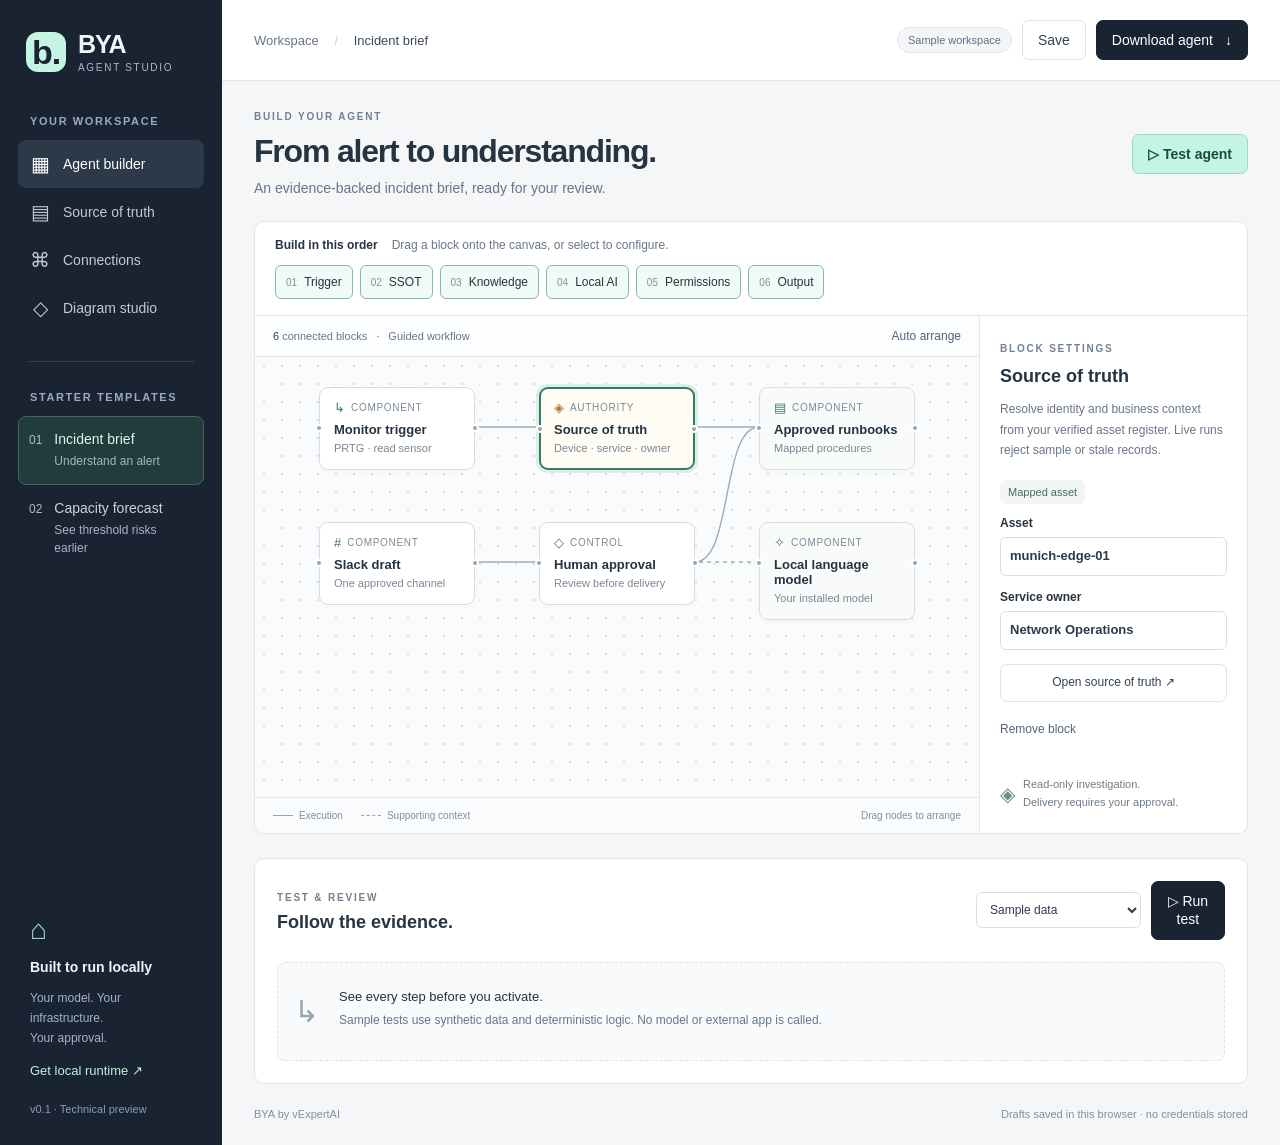
<file: bya-runtime/web/index.html>
<!doctype html>
<html lang="en"><head><meta charset="utf-8"><meta name="viewport" content="width=device-width, initial-scale=1"><title>BYA · Agent Studio</title><meta name="description" content="Build local operations agents with verified infrastructure context and monitoring forecasts."><link rel="icon" type="image/svg+xml" href="data:image/svg+xml,%3Csvg xmlns='http://www.w3.org/2000/svg' viewBox='0 0 32 32'%3E%3Crect width='32' height='32' rx='8' fill='%23192332'/%3E%3Cpath d='M9 8h8a5 5 0 0 1 0 10H9zm0 10h10a4 4 0 0 1 0 8H9z' fill='none' stroke='%2374dfbb' stroke-width='3'/%3E%3C/svg%3E"><link rel="stylesheet" href="style.css"><script defer src="app.js"></script></head>
<body>
<div class="app-shell">
<aside class="rail"><a class="brand" href="./" aria-label="BYA home"><span class="mark">b.</span><span>BYA<span class="brand-sub">AGENT STUDIO</span></span></a><div class="workspace-label">YOUR WORKSPACE</div><nav><button class="nav-item active" data-view="builder"><span>▦</span> Agent builder</button><button class="nav-item" data-view="ssot"><span>▤</span> Source of truth</button><button class="nav-item" id="open-connections"><span>⌘</span> Connections</button><a class="nav-item" href="studio.html" style="text-decoration:none"><span>◇</span> Diagram studio</a></nav><div class="rail-divider"></div><div class="workspace-label">STARTER TEMPLATES</div><button class="template-nav selected" data-template="triage"><span class="template-number">01</span><span>Incident brief<small>Understand an alert</small></span></button><button class="template-nav" data-template="forecast"><span class="template-number">02</span><span>Capacity forecast<small>See threshold risks earlier</small></span></button><div class="rail-bottom"><div class="local-emblem">⌂</div><strong>Built to run locally</strong><p>Your model. Your infrastructure.<br>Your approval.</p><button id="install-side">Get local runtime ↗</button><span>v0.1 · Technical preview</span></div></aside>
<div class="workspace"><header class="topbar"><div class="breadcrumb">Workspace <span>/</span> <strong id="crumb">Incident brief</strong></div><div class="header-actions"><span class="mode-badge" id="runtime-state">Sample workspace</span><button class="button" id="save">Save</button><button class="button dark" id="download">Download agent <span>↓</span></button></div></header>
<section class="page-heading"><div><div class="eyebrow">BUILD YOUR AGENT</div><h1 id="agent-title">From alert to understanding.</h1><p id="agent-subtitle">An evidence-backed incident brief, ready for your review.</p></div><button class="button mint" id="run-top">▷ Test agent</button></section>
<section id="builder-view"><div class="shelf"><div class="shelf-caption"><strong>Build in this order</strong><span>Drag a block onto the canvas, or select to configure.</span></div><div class="palette" id="palette"></div></div>
<div class="studio"><section class="canvas-panel"><div class="canvas-toolbar"><span><b id="block-count">8</b> connected blocks <span class="dot-separator">·</span> Guided workflow</span><button class="text-button" id="arrange">Auto arrange</button></div><div class="canvas" id="canvas" aria-label="Agent workflow canvas"><svg class="wires" id="wires" aria-hidden="true"></svg><div id="nodes"></div></div><div class="canvas-foot"><span><i class="legend-line"></i> Execution</span><span><i class="legend-line dashed"></i> Supporting context</span><span>Drag nodes to arrange</span></div></section>
<aside class="inspector"><div class="inspector-head"><span class="eyebrow">BLOCK SETTINGS</span><h2 id="node-title">Source of truth</h2><p id="node-description"></p></div><div id="node-settings"></div><div class="policy-note"><span>◈</span><p>Read-only investigation.<br>Delivery requires your approval.</p></div></aside></div>
<section class="test-panel"><div class="test-top"><div><span class="eyebrow">TEST & REVIEW</span><h2 id="test-heading">Follow the evidence.</h2></div><div class="test-actions"><label class="sr-only" for="run-mode">Run mode</label><select id="run-mode"><option value="sample">Sample data</option><option value="live" disabled>Live · install locally</option></select><button class="button dark" id="run-bottom">▷ Run test</button></div></div><div class="run-placeholder" id="run-empty"><span class="empty-icon">↳</span><div><strong>See every step before you activate.</strong><p>Sample tests use synthetic data and deterministic logic. No model or external app is called.</p></div></div><div id="run-output" hidden><div id="trace" class="trace"></div><div id="forecast-panel" hidden><div class="chart-header"><strong id="chart-title">Sensor forecast</strong><span id="forecast-backend"></span></div><svg id="forecast-chart" role="img" aria-label="Historical sensor readings and forecast"></svg><div class="forecast-metrics" id="forecast-metrics"></div></div><div class="draft-card"><div class="draft-head"><strong>Prepared update</strong><span id="draft-state">Awaiting review</span></div><p id="draft-text"></p><div class="draft-actions"><button class="button" id="copy-draft">Copy draft</button><button class="button dark" id="approve">Approve & send to Slack</button><span id="delivery-note">Sample drafts cannot send messages.</span></div></div></div></section></section>
<section id="ssot-view" hidden><div class="ssot-banner"><div><span class="eyebrow">AUTHORITATIVE CONTEXT</span><h2>One identity for every monitored asset.</h2><p>Monitoring tells you what happened. The SSOT identifies the device, its owner and the service it supports.</p></div><div class="ssot-actions"><button class="button" id="export-ssot">Export JSON</button><label class="button dark file-button">Import SSOT<input type="file" id="import-ssot" accept="application/json,.json"></label></div></div><div class="table-wrap"><table><thead><tr><th>Asset</th><th>Service / owner</th><th>Sensor mapping</th><th>Authority / verified</th></tr></thead><tbody id="ssot-rows"></tbody></table></div><div class="ssot-guidance"><h3>Explicit mappings. No guessed identity.</h3><p>Import a reviewed export from Nautobot, NetBox or your asset register using this schema. Each PRTG sensor ID maps to one asset and an exact channel name and unit. Unmapped, duplicated or stale records stop live runs.</p><p>Facts and monitoring readings remain separate. Sample records are labelled and must be replaced before a live run. Direct Nautobot / NetBox synchronization is not included in this version.</p></div></section>
<footer class="workspace-footer"><span>BYA by vExpertAI</span><span id="storage-label">Drafts saved in this browser · no credentials stored</span></footer></div></div>
<dialog id="download-dialog"><div class="dialog-head"><span class="eyebrow">TAKE YOUR AGENT WITH YOU</span><button class="icon-button" data-close="download-dialog" aria-label="Close">×</button></div><h2>Build here. Run on your computer.</h2><p>Download your configured agent and the local runtime. This preview requires Python 3.11+; a signed one-click desktop installer is not included yet.</p><ol class="install-steps"><li><strong>Get the runtime</strong><span>Includes both templates, the local web interface, connectors, sample SSOT and tests.</span><a class="button dark" href="bya-local-runtime.zip" download>Download runtime ZIP ↓</a></li><li><strong>Export this agent</strong><span>Your settings and workflow only. No account credentials.</span><button class="button" id="export-agent">Download agent JSON ↓</button></li><li><strong>Start locally</strong><code>python server.py</code><span>Open the address shown, import your agent, then configure connections using the included README.</span></li></ol><label class="button file-button">Import agent JSON<input type="file" id="import-agent" accept="application/json,.json"></label></dialog>
<dialog id="connections-dialog"><div class="dialog-head"><span class="eyebrow">LOCAL CONNECTIONS</span><button class="icon-button" data-close="connections-dialog" aria-label="Close">×</button></div><h2>Keep access close to your data.</h2><p>Live connections run in the downloaded runtime. Configure credentials on that machine; this hosted builder never asks for them.</p><div class="connection-list"><article><span class="connection-icon">P</span><div><strong>PRTG</strong><p>Read sensor status and historical channel values.</p></div><span id="prtg-status">Local setup</span></article><article><span class="connection-icon">AI</span><div><strong>Local language model</strong><p>OpenAI-compatible endpoint for Ollama or vLLM. Draft instructions and incident briefs.</p></div><span id="model-status">Local setup</span></article><article><span class="connection-icon">T</span><div><strong>Google TimesFM 2.5</strong><p>Local metric forecasts with chronological backtesting.</p></div><span id="timesfm-status">Local setup</span></article><article><span class="connection-icon">#</span><div><strong>Slack</strong><p>One configured destination. Approval required for each message.</p></div><span id="slack-status">Local setup</span></article></div><p class="small">Alternative monitoring tools can supply the normalized time-series format documented in the runtime. Their native connectors are not bundled yet.</p></dialog>
<div id="toast" role="status" aria-live="polite" hidden></div>
</body></html>
</file>
<file: bya-runtime/web/style.css>
:root{font-family:'DM Sans',sans-serif;color:#263340;background:#f4f6f8;font-size:16px;--ink:#192332;--muted:#687688;--line:#e1e6ec;--mint:#c3f5e2;--green:#16735a;--orange:#d37835}*{box-sizing:border-box}body{margin:0}button,input,select,textarea{font:inherit}button,a,input,select,textarea{-webkit-tap-highlight-color:transparent}button,a,label.file-button{cursor:pointer}button{color:inherit}button:focus-visible,a:focus-visible,input:focus-visible,select:focus-visible,textarea:focus-visible{outline:3px solid #27836c;outline-offset:3px}button:disabled{opacity:.5;cursor:not-allowed}[hidden]{display:none!important}.app-shell{display:grid;grid-template-columns:222px minmax(0,1fr);min-height:100vh}.rail{background:#192332;color:#f0f5f9;padding:30px 18px;display:flex;flex-direction:column}.brand{display:flex;align-items:center;gap:12px;color:inherit;text-decoration:none;font:800 25px Manrope,sans-serif;letter-spacing:-1px;padding:0 8px 42px}.mark{display:grid;place-items:center;background:var(--mint);color:var(--ink);width:40px;height:40px;border-radius:12px;font-size:34px;line-height:1}.brand-sub{display:block;letter-spacing:1.7px;font:500 10px 'DM Sans',sans-serif;margin-top:3px;color:#aab8c8}.workspace-label{font-size:11px;font-weight:600;letter-spacing:1.6px;color:#9babbd;margin:0 12px 13px}.nav-item{display:flex;align-items:center;gap:13px;width:100%;border:0;border-radius:8px;padding:12px;color:#bfcbd9;background:transparent;text-align:left;font-size:14px}.nav-item.active{background:#2c3949;color:#fff}.nav-item span{font-size:20px;width:20px;text-align:center}.rail-divider{height:1px;background:#344052;margin:29px 10px}.template-nav{display:flex;width:100%;gap:12px;padding:14px 10px;border:1px solid transparent;border-radius:8px;background:transparent;color:#c9d4df;text-align:left;font-size:14px}.template-nav.selected{background:#223b3c;border-color:#41675a;color:#d3fbea}.template-number{font-size:12px;color:#adc1b8;padding-top:2px}.template-nav small{display:block;font-size:12px;line-height:1.5;margin-top:5px;color:#a6b4c5}.rail-bottom{margin-top:auto;padding:65px 12px 0}.local-emblem{font-size:28px;color:#91dbbd;margin-bottom:12px}.rail-bottom strong{font-size:14px}.rail-bottom p{font-size:12px;line-height:1.7;color:#a4b5c9}.rail-bottom button{background:none;border:0;padding:0;color:#c4f1df;font-size:13px}.rail-bottom>span{display:block;margin-top:24px;font-size:11px;color:#8b9caf}.topbar{min-height:80px;padding:20px 32px;display:flex;align-items:center;justify-content:space-between;border-bottom:1px solid var(--line);gap:20px;background:#fff}.breadcrumb{font-size:13px;color:var(--muted)}.breadcrumb span{margin:0 12px;color:#c7cfd7}.breadcrumb strong{color:#394859;font-weight:500}.header-actions{display:flex;align-items:center;gap:10px}.mode-badge{background:#f3f5f7;border:1px solid var(--line);border-radius:20px;padding:6px 10px;font-size:11px;white-space:nowrap;color:#617083}.button{display:inline-flex;justify-content:center;align-items:center;gap:12px;padding:10px 15px;border:1px solid #dce2e8;border-radius:7px;background:#fff;color:#334454;font-size:14px;font-weight:500;text-decoration:none;line-height:1.3}.button.dark{background:var(--ink);color:white;border-color:var(--ink)}.button.mint{background:var(--mint);border-color:#9ed8c3;color:#164f3e;font-weight:600}.button:hover{filter:brightness(.96)}.page-heading{padding:30px 32px 25px;display:flex;align-items:center;justify-content:space-between;gap:20px}.eyebrow{font-size:10px;letter-spacing:1.8px;font-weight:700;color:#718092}.page-heading h1{font:750 clamp(24px,2.5vw,34px)/1.25 Manrope,sans-serif;letter-spacing:-1.2px;margin:9px 0}.page-heading p{font-size:14px;color:var(--muted);margin:0}.shelf{margin:0 32px;background:#fff;border:1px solid var(--line);border-radius:10px 10px 0 0;padding:16px 20px}.shelf-caption{display:flex;align-items:center;gap:14px;font-size:12px;margin-bottom:13px}.shelf-caption strong{font-weight:600}.shelf-caption span{color:var(--muted)}.palette{display:flex;gap:7px;flex-wrap:wrap}.palette button{border:1px solid #e0e6eb;background:#fafbfc;border-radius:6px;display:flex;align-items:center;gap:7px;padding:9px 10px;font-size:12px;cursor:grab}.palette button.active{border-color:#83bba9;background:#f0faf6}.palette button span{color:#8391a0;font-size:10px}.studio{margin:0 32px;display:grid;grid-template-columns:minmax(0,1fr) 268px;border:1px solid var(--line);border-top:0;border-radius:0 0 10px 10px;background:#fff;overflow:hidden}.canvas-panel{min-width:0;background:#fafbfc}.canvas-toolbar{padding:13px 18px;display:flex;justify-content:space-between;gap:10px;align-items:center;font-size:11px;color:var(--muted);border-bottom:1px solid var(--line);background:#fcfdfe}.canvas-toolbar b{font-weight:500;color:#314457}.dot-separator{margin:0 6px}.text-button{padding:0;background:none;border:0;color:#526477;font-size:12px}.canvas{position:relative;min-height:485px;background-image:radial-gradient(#d6dfe6 1px,transparent 1px);background-size:18px 18px;overflow:hidden}.wires{position:absolute;inset:0;width:100%;height:100%;pointer-events:none}.node{position:absolute;width:156px;min-height:83px;background:#fff;border:1px solid #d4dde5;border-radius:9px;box-shadow:0 3px 7px #27384906;display:flex;flex-direction:column;align-items:flex-start;text-align:left;padding:12px 14px;touch-action:none;user-select:none;cursor:grab}.node.selected{border:2px solid #337d66;padding:11px 13px;box-shadow:0 0 0 3px #dbefe5}.node .node-top{font-size:10px;letter-spacing:.7px;color:#7c8a99;display:flex;align-items:center;gap:6px}.node .node-icon{color:#407863;font-size:13px;letter-spacing:0}.node strong{font-size:13px;font-weight:600;margin-top:7px}.node small{color:#7a8796;font-size:11px;margin-top:4px;line-height:1.4}.node-dot{position:absolute;right:-5px;top:36px;width:8px;height:8px;background:#96a6b7;border:2px solid white;border-radius:100%}.node-input{left:-5px;right:auto}.node.support{background:#f8fbfa}.node.ssot-node{background:#fffcf4}.node.ssot-node .node-icon{color:#a87a27}.canvas-foot{display:flex;gap:18px;flex-wrap:wrap;padding:12px 18px;border-top:1px solid var(--line);font-size:10px;color:#8090a0}.canvas-foot span{display:flex;align-items:center;gap:6px}.legend-line{display:inline-block;width:20px;height:1px;background:#91a4b6}.legend-line.dashed{background:none;border-top:1px dashed #91a4b6}.canvas-foot span:last-child{margin-left:auto}.inspector{border-left:1px solid var(--line);padding:22px 20px;display:flex;flex-direction:column}.inspector h2{font:700 18px Manrope,sans-serif;margin:10px 0}.inspector-head p{font-size:12px;line-height:1.7;color:var(--muted);margin-bottom:20px}label.field{display:block;font-size:12px;font-weight:600;margin:0 0 14px}input,textarea,select{width:100%;background:#fff;color:#2b3b4c;border:1px solid #d7e0e8;border-radius:6px;padding:9px;font-size:13px;line-height:1.45}label.field input,label.field select,label.field textarea{display:block;margin-top:7px}textarea{resize:vertical;min-height:90px}.field-help{font-size:11px;font-weight:400;color:var(--muted);line-height:1.6;margin-top:7px;display:block}.status-pill{display:inline-block;background:#f2f6f4;padding:6px 8px;border-radius:5px;font-size:11px;color:#476b5e;margin-bottom:12px}.inspector .button{width:100%;font-size:12px}.policy-note{margin-top:auto;padding-top:22px;display:flex;gap:8px;align-items:center;color:#6d7c89}.policy-note span{font-size:20px;color:#669380}.policy-note p{font-size:11px;line-height:1.6;margin:0}.test-panel{margin:24px 32px;background:#fff;border:1px solid var(--line);border-radius:10px;padding:22px}.test-top{display:flex;justify-content:space-between;align-items:center;gap:15px}.test-top h2{font:700 18px Manrope,sans-serif;margin:7px 0 0}.test-actions{display:flex;align-items:center;gap:10px}.test-actions select{font-size:12px;max-width:185px}.run-placeholder{display:flex;align-items:center;gap:20px;margin:22px 0 0;padding:24px 16px;background:#f8fafb;border:1px dashed #dce4eb;border-radius:8px}.empty-icon{font-size:30px;color:#92a8ac}.run-placeholder strong{font-size:13px;font-weight:500}.run-placeholder p{font-size:12px;color:var(--muted);margin:6px 0;line-height:1.6}.trace{display:grid;grid-template-columns:repeat(auto-fit,minmax(125px,1fr));margin:25px 0;gap:15px}.trace-item{border-left:2px solid #80bca3;padding-left:11px;min-width:0}.trace-item strong{font-size:12px;font-weight:600}.trace-item p{font-size:11px;color:var(--muted);line-height:1.7;margin:7px 0}.draft-card{background:#f7faf8;border:1px solid #dce9e2;border-radius:8px;padding:18px}.draft-head{display:flex;justify-content:space-between;gap:12px;font-size:12px}.draft-head>span{color:#627f71}.draft-card>p{font-size:14px;line-height:1.8;white-space:pre-wrap;overflow-wrap:anywhere}.draft-actions{display:flex;align-items:center;gap:10px;flex-wrap:wrap}.draft-actions .button{font-size:12px}.draft-actions>span{font-size:11px;color:var(--muted)}.chart-header{display:flex;justify-content:space-between;font-size:12px}.chart-header span{color:var(--muted)}#forecast-chart{width:100%;height:230px;margin-top:15px}.forecast-metrics{display:flex;gap:24px;flex-wrap:wrap;font-size:12px;margin:8px 0 25px}.forecast-metrics span{color:var(--muted)}.forecast-metrics strong{color:var(--ink);margin-left:5px;font-weight:600}.workspace-footer{padding:0 32px 25px;display:flex;justify-content:space-between;gap:15px;font-size:11px;color:#8190a0}.ssot-banner{margin:0 32px;background:white;border:1px solid var(--line);border-radius:10px;padding:25px;display:flex;align-items:center;gap:24px;justify-content:space-between}.ssot-banner h2{font:700 20px Manrope,sans-serif;margin:10px 0}.ssot-banner p{font-size:14px;color:var(--muted);max-width:600px;line-height:1.7}.ssot-actions{display:flex;gap:8px;flex-wrap:wrap}.table-wrap{overflow:auto;margin:24px 32px;background:#fff;border:1px solid var(--line);border-radius:8px}table{border-collapse:collapse;width:100%;font-size:13px;text-align:left}th{font-size:11px;font-weight:600;color:#708093;background:#fafbfd}th,td{padding:18px;border-bottom:1px solid var(--line)}td small{display:block;color:#7a8796;margin-top:6px;font-size:11px;line-height:1.6}.ssot-guidance{margin:25px 32px;font-size:14px;line-height:1.8;color:var(--muted)}.ssot-guidance h3{font-size:16px;color:var(--ink)}dialog{border:1px solid var(--line);border-radius:16px;padding:28px;max-width:620px;width:calc(100% - 32px);color:var(--ink);box-shadow:0 24px 100px #101c3530}dialog::backdrop{background:#1723387a;backdrop-filter:blur(4px)}dialog h2{font:750 25px Manrope,sans-serif;letter-spacing:-.7px;margin:15px 0}dialog p{font-size:14px;line-height:1.8;color:var(--muted)}.dialog-head{display:flex;align-items:center;justify-content:space-between}.icon-button{font-size:26px;background:none;border:0;padding:0 7px;color:#718091}.install-steps{padding-left:24px}.install-steps li{padding-left:8px;margin:22px 0;font-size:14px}.install-steps strong,.install-steps span{display:block}.install-steps span{color:var(--muted);font-size:13px;line-height:1.7;margin:7px 0 12px}.install-steps code{display:block;margin:12px 0;background:#f1f4f6;padding:12px;border-radius:5px;font-size:13px}.file-button{position:relative;overflow:hidden}.file-button input{position:absolute;inset:0;opacity:0;cursor:pointer}.connection-list article{display:flex;align-items:center;gap:14px;border-top:1px solid var(--line);padding:17px 0}.connection-list article>span:last-child{font-size:10px;color:var(--muted);white-space:nowrap;margin-left:auto}.connection-icon{flex:none;display:grid;place-items:center;width:36px;height:36px;background:#eef5f1;color:#477564;border-radius:8px;font-size:13px;font-weight:600}.connection-list strong{font-size:14px}.connection-list p{font-size:12px;line-height:1.6;margin:4px 0}.small{font-size:12px!important}#toast{position:fixed;bottom:24px;left:50%;transform:translateX(-50%);z-index:20;max-width:min(600px,calc(100% - 32px));padding:14px 22px;border-radius:8px;background:#203b31;color:#fff;font-size:14px;box-shadow:0 5px 25px #0002}.sr-only{position:absolute;width:1px;height:1px;overflow:hidden;clip:rect(0,0,0,0)}
@media(min-width:1600px){.workspace{max-width:1600px;margin:auto;width:100%}.canvas{min-height:530px}}
@media(max-width:1150px){.app-shell{grid-template-columns:180px minmax(0,1fr)}.rail{padding:28px 10px}.topbar{padding:18px 22px}.page-heading{padding:25px 22px}.shelf,.studio,.test-panel,.ssot-banner,.table-wrap,.ssot-guidance{margin-left:22px;margin-right:22px}.studio{grid-template-columns:minmax(0,1fr) 230px}.inspector{padding:20px 15px}.node{width:135px;padding:10px;min-height:83px}.node.selected{padding:9px}.node strong{font-size:12px}.node small{font-size:10px}.header-actions .mode-badge{display:none}.breadcrumb{font-size:12px}.canvas-toolbar{padding:12px;font-size:10px}.canvas-foot{font-size:9px;gap:10px}}
@media(max-width:920px){.app-shell{grid-template-columns:1fr}.rail{padding:15px 22px;display:block}.brand{padding:0;font-size:22px;display:inline-flex}.brand-sub{font-size:9px}.rail nav{display:flex;margin-top:16px;gap:10px}.nav-item{width:auto;font-size:13px}.rail .workspace-label,.rail-divider,.rail-bottom{display:none}.template-nav{display:inline-flex;width:auto;margin-top:10px;margin-right:8px;padding:10px}.template-nav small{display:none}.studio{grid-template-columns:minmax(0,1fr) 240px}.canvas{min-height:530px}.workspace-footer{padding:0 22px 20px}}
@media(max-width:650px){.topbar{padding:16px;flex-wrap:wrap}.header-actions{width:100%;justify-content:flex-end}.breadcrumb{display:none}.page-heading{padding:24px 16px;align-items:flex-start}.page-heading .button{white-space:nowrap;font-size:12px;padding:10px}.page-heading h1{font-size:26px}.page-heading p{font-size:13px;line-height:1.6}.shelf,.studio,.test-panel,.ssot-banner,.table-wrap,.ssot-guidance{margin-left:12px;margin-right:12px}.shelf{padding:15px}.shelf-caption{align-items:flex-start;flex-direction:column;gap:6px}.palette button{padding:10px;font-size:12px}.studio{grid-template-columns:1fr}.inspector{border-left:0;border-top:1px solid var(--line);padding:20px}.inspector-head p{font-size:14px}.inspector .field{font-size:14px}input,select,textarea{font-size:16px}.canvas{min-height:500px}.node{width:145px}.node strong{font-size:13px}.node small{font-size:11px}.node .node-top{font-size:10px}.test-panel{padding:17px}.test-top{align-items:flex-start;flex-direction:column}.test-actions{width:100%}.test-actions select{max-width:none;flex:1;min-width:0}.test-actions .button{font-size:12px;white-space:nowrap}.run-placeholder{padding:16px 12px}.trace{grid-template-columns:repeat(2,minmax(0,1fr))}.draft-actions>span{width:100%}.workspace-footer{flex-direction:column;font-size:11px}.ssot-banner{padding:18px;flex-direction:column;align-items:flex-start}.table-wrap th,.table-wrap td{padding:12px}.connection-list article{flex-wrap:wrap}.connection-list article>div{flex:1}.connection-list article>span:last-child{width:100%;margin-left:50px}.canvas-foot span:last-child{display:none}.forecast-metrics{gap:12px}.chart-header{flex-wrap:wrap;gap:8px}}
</file>
